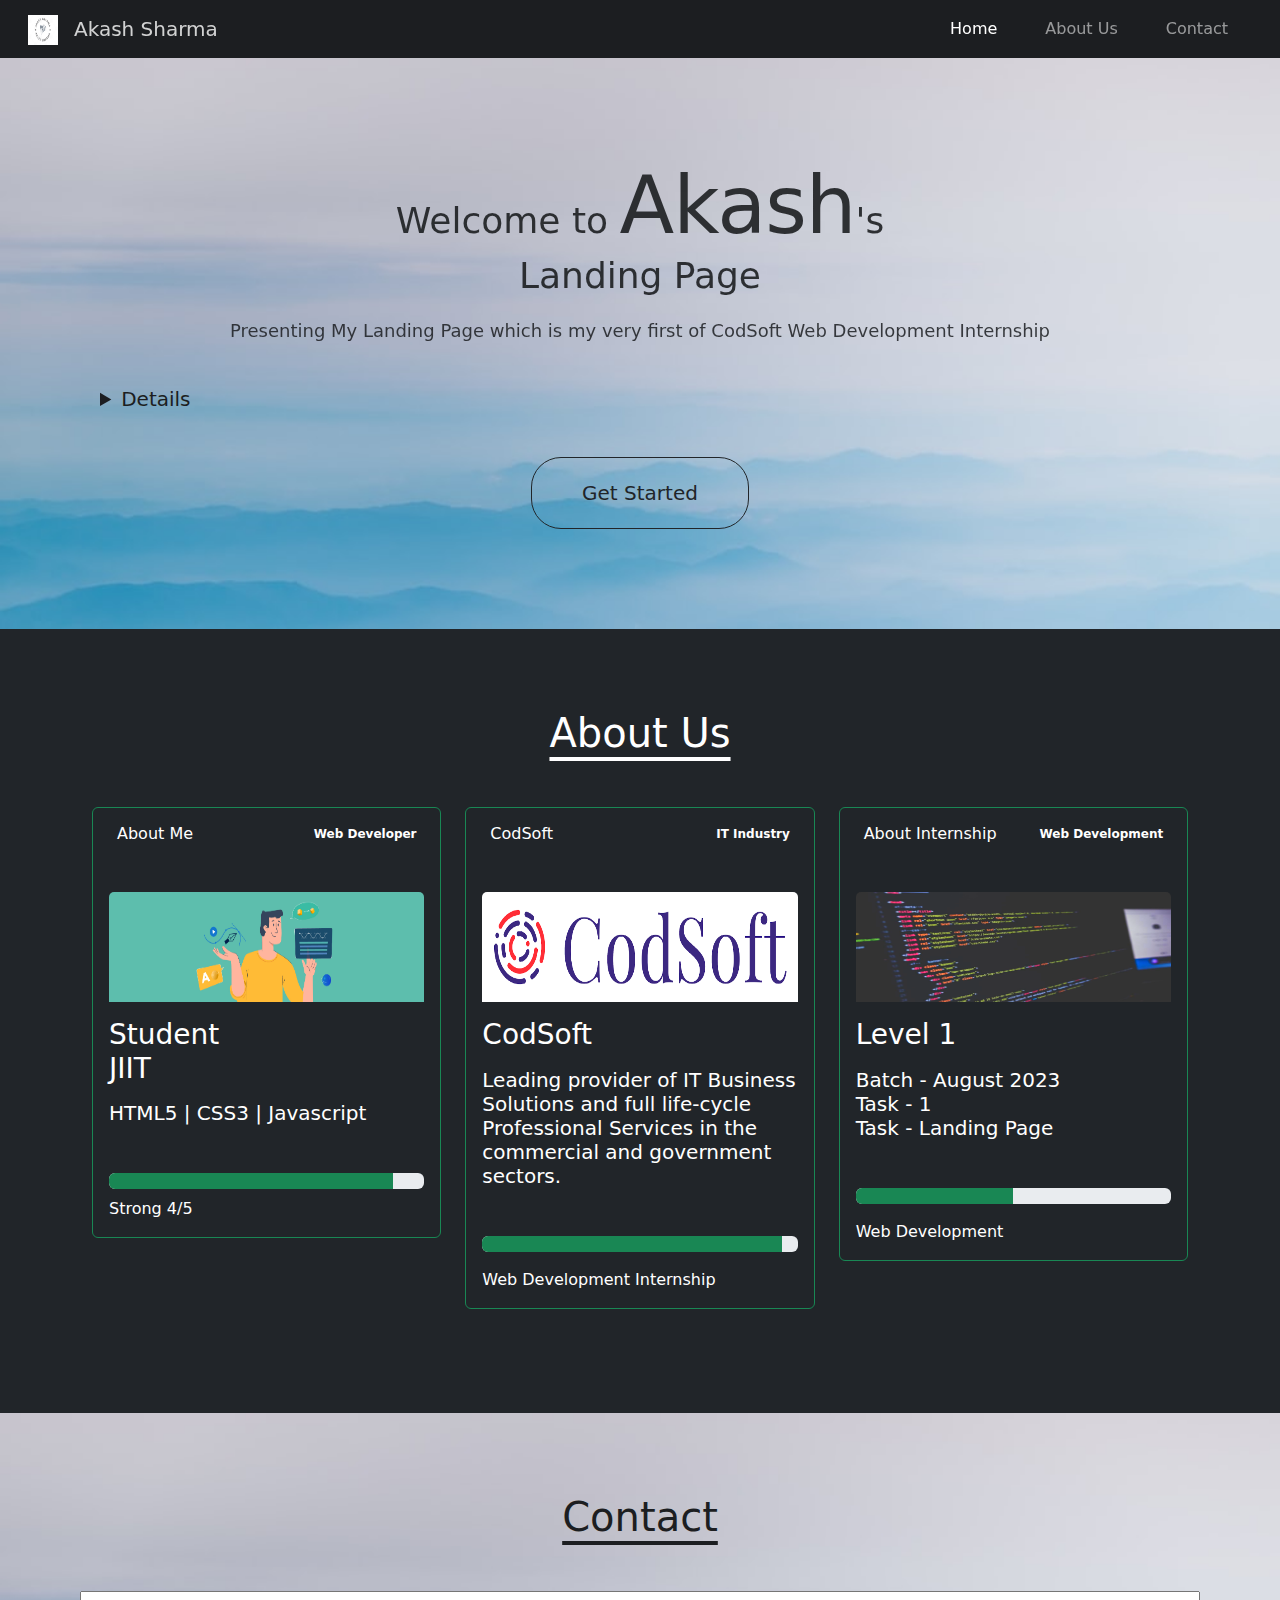
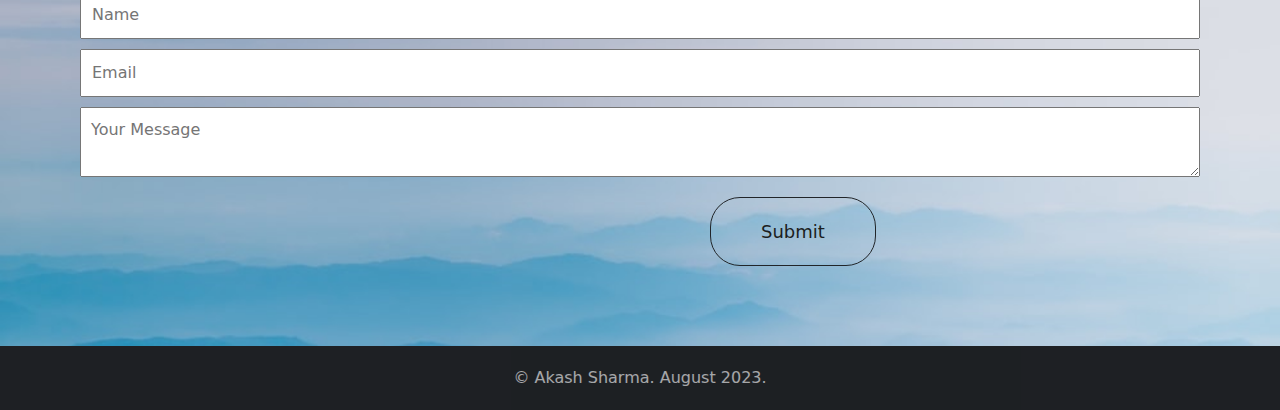
<file: Level 1/TASK 1(Landing Page)/index.html>
<!-- 
    CodSoft Internship - Web Development
    Batch - August
    Name - Akash
    Date - 04/07/2023
    Level 1 (Task 1) - Landing Page 
-->

<!DOCTYPE html>
<html>
<head>
<title>Akash - Level 1 (Task 1)</title>
<link rel="stylesheet" href="https://cdn.jsdelivr.net/npm/bootstrap@5.2.3/dist/css/bootstrap.min.css">
<link rel="stylesheet" href="style.css">
<link rel="shortcut icon" href="" type="image/x-icon">
</head>
<body class="bg-dark">

      <header>
        <nav class="navbar navbar-expand-lg navbar-dark px-xl-3 sticky-top">
          <div class="container-fluid ">
              <a class="navbar-brand" href="#"><img src="logo.png" height="30" width="30" alt="Logo"></a>
              <h1 class="logo">Akash Sharma</h1>
            <button class="navbar-toggler ml-auto custom-toggler navbar-toggler" type="button" data-bs-toggle="collapse" data-bs-target="#navbarSupportedContent" aria-controls="navbarSupportedContent" aria-expanded="false" aria-label="Toggle navigation">
              <span class="navbar-toggler-icon"></span>
            </button>
            <div class="collapse navbar-collapse justify-content-end" id="navbarSupportedContent">
              <ul class="navbar-nav px-xxl-2">
                <li class="nav-item px-3">
                  <a class="nav-link active" aria-current="page" href="#home">Home</a>
                </li>
                <li class="nav-item px-3">
                  <a class="nav-link" aria-current="page" href="#about">About Us</a>
                </li>
                <li class="nav-item px-3">
                  <a class="nav-link" aria-current="page" href="#contact">Contact</a>
                </li>	
              </ul>		  
            </div>
          </div>
        </nav>
  </header>

   <section id="home">
    <h1>Welcome to <strong>Akash</strong>'s <br> Landing Page</h1>
    <p>
        Presenting My Landing Page which is my very first of CodSoft Web Development Internship
        <Details>
            <br>
            CodSoft Web Development Internship
            <br>
            Batch - August 2023
            <br>
            Level 1 (Task 1) - Landing Page
            <br>
            Developed By - Akash    
        </Details>
    </p>
    <a href="#about" class="btn btn-outline-dark start-button">Get Started</a>
   </section>

   <section id="about">
    <h1 id="about-heading">About Us</h1>
    <div class="container mb-3">
        <div class="row">
            <div class="col-md-4">
                <div class="card p-3 mb-2 bg-dark text-white border-success">
                    <div class="d-flex justify-content-between">
                        <div class="d-flex flex-row align-items-center">
                            <div class="icon"> <i class="bx bxl-mailchimp"></i> </div>
                            <div class="ms-2 c-details">
                                <h6 class="mb-0">About Me</h6>
                            </div>
                        </div>
                        <div class="badge"> <span>Web Developer</span> </div>
                    </div>
                    <div class="mt-5">
                        <img class="card-img-top" src="./2.jpg" alt="Card1" style="background: white;" height="110">
                        <h3 class="heading mt-3">Student<br>JIIT</h3>
                        <h5 class="heading mt-3">HTML5 | CSS3 | Javascript</h5>
                        <div class="mt-5">
                            <div class="progress">
                                <div class="progress-bar bg-success" role="progressbar" style="width: 90%" aria-valuenow="50" aria-valuemin="0" aria-valuemax="100"></div>
                            </div>
                            <div class="mt-2"> <span class="text1">Strong <span class="text2">4/5</span></span> </div>
                        </div>
                    </div>
                </div>
            </div>

            <div class="col-md-4">
                <div class="card p-3 mb-2 bg-dark text-white border-success">
                    <div class="d-flex justify-content-between">
                        <div class="d-flex flex-row align-items-center">
                            <div class="icon"> <i class="bx bxl-dribbble"></i> </div>
                            <div class="ms-2 c-details">
                                <h6 class="mb-0">CodSoft</h6>
                            </div>
                        </div>
                        <div class="badge"> <span>IT Industry</span> </div>
                    </div>
                    <div class="mt-5">
                        <img class="card-img-top" src="./CodSoft-Logo.png" alt="Card1" style="filter: saturate(1.8);" height="110">
                        <h3 class="heading mt-3">CodSoft</h3>
                        <h5 class="heading mt-3">Leading provider of IT Business Solutions and full life-cycle Professional Services in the commercial and government sectors.
                        <br>
                        </h5>
                        <div class="mt-5">
                            <div class="progress">
                                <div class="progress-bar bg-success" role="progressbar" style="width: 95%" aria-valuenow="50" aria-valuemin="0" aria-valuemax="100"></div>
                            </div>
                            <div class="mt-3"> <span class="text1">Web Development Internship</span> </div>
                        </div>
                    </div>
                </div>
            </div>

            <div class="col-md-4">
                <div class="card p-3 mb-2 bg-dark text-white border-success">
                    <div class="d-flex justify-content-between">
                        <div class="d-flex flex-row align-items-center">
                            <div class="icon"> <i class="bx bxl-dribbble"></i> </div>
                            <div class="ms-2 c-details">
                                <h6 class="mb-0">About Internship</h6>
                            </div>
                        </div>
                        <div class="badge"> <span>Web Development</span> </div>
                    </div>
                    <div class="mt-5">
                        <img class="card-img-top" src="./1.jpg" alt="Card1" style="filter: saturate(1.8);" height="110">
                        <h3 class="heading mt-3">Level 1</h3>
                        <h5 class="heading mt-3">
                            Batch - August 2023
                            <br>
                            Task - 1
                            <br>
                            Task - Landing Page
                            <br>
                        </h5>
                        <div class="mt-5">
                            <div class="progress">
                                <div class="progress-bar bg-success" role="progressbar" style="width: 50%" aria-valuenow="50" aria-valuemin="0" aria-valuemax="100"></div>
                            </div>
                            <div class="mt-3"> <span class="text1">Web Development</span> </div>
                        </div>
                    </div>
                </div>
            </div>
   </section>

  <section id="contact">
    <h1 id="contact-heading">Contact</h1>
    <form>
      <input type="text" placeholder="Name">
      <input type="email" placeholder="Email">
      <textarea placeholder="Your Message"></textarea>
      <button type="submit" class="submit btn btn-outline-dark start-button text-white"><a href="#home" style="text-decoration: none;">Submit</a></button>
    </form>
  </section>

  <footer>
    <p>&copy; Akash Sharma. August 2023.</p>
  </footer>

  <script src="https://cdn.jsdelivr.net/npm/bootstrap@5.3.0/dist/js/bootstrap.bundle.min.js" integrity="sha384-geWF76RCwLtnZ8qwWowPQNguL3RmwHVBC9FhGdlKrxdiJJigb/j/68SIy3Te4Bkz" crossorigin="anonymous"></script>
</body>
</html>
</file>
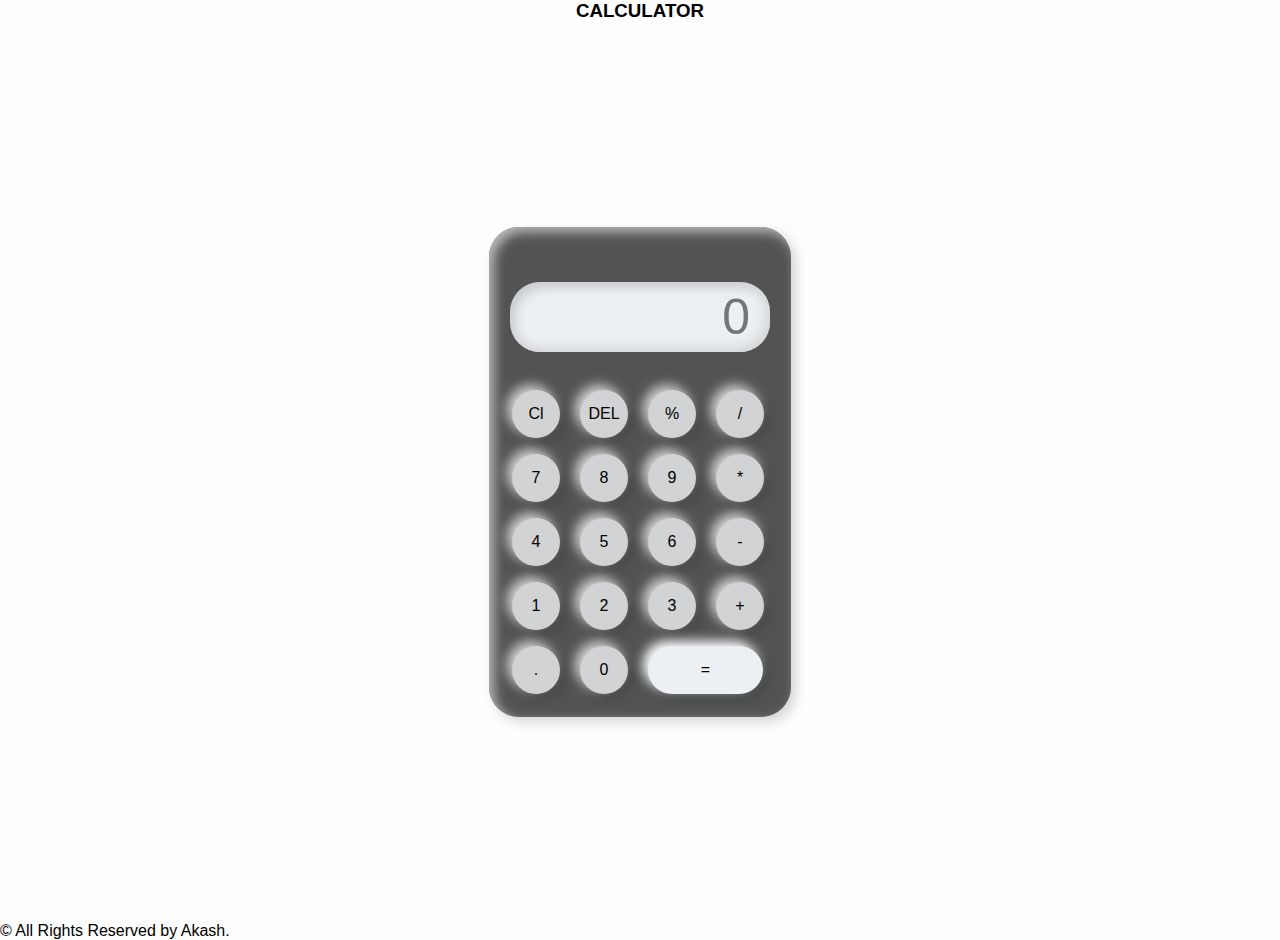
<file: Level 1/TASK 3(Calculator)/index.html>
<!-- Akash Sharma
2023 August batch
level-1 Task-3
-->

<!DOCTYPE html>
<html lang="en">
  <head>
    <meta charset="UTF-8" />
    <meta http-equiv="X-UA-Compatible" content="IE=edge" />
    <meta name="viewport" content="width=device-width, initial-scale=1.0" />
    <link rel="stylesheet" href="style.css" />
    <link rel="shortcut icon" href="image/Calculator-icon.png" type="image/x-icon" />
    <link rel="stylesheet" href="https://cdnjs.cloudflare.com/ajax/libs/font-awesome/6.4.0/css/all.min.css" integrity="sha512-iecdLmaskl7CVkqkXNQ/ZH/XLlvWZOJyj7Yy7tcenmpD1ypASozpmT/E0iPtmFIB46ZmdtAc9eNBvH0H/ZpiBw==" crossorigin="anonymous" referrerpolicy="no-referrer" />
    <title>Calculator</title>
  </head>
  <body>
    <center><h3 class="header" data-header>CALCULATOR</h3></center>
    <div class="container">
      <div class="calculator">
        <input type="text" placeholder="0" id="output-screen" />
        <button onclick="Clear()">Cl</button>
        <button onclick="del()">DEL</button>
        <button onclick="display('%')">%</button>
        <button onclick="display('/')">/</button>
        <button onclick="display('7')">7</button>
        <button onclick="display('8')">8</button>
        <button onclick="display('9')">9</button>
        <button onclick="display('*')">*</button>
        <button onclick="display('4')">4</button>
        <button onclick="display('5')">5</button>
        <button onclick="display('6')">6</button>
        <button onclick="display('-')">-</button>
        <button onclick="display('1')">1</button>
        <button onclick="display('2')">2</button>
        <button onclick="display('3')">3</button>
        <button onclick="display('+')">+</button>
        <button onclick="display('.')">.</button>
        <button onclick="display('0')">0</button>
        <button onclick="Calculate()" class="equal">=</button>
      </div>
    </div>
    <script>
      let outputScreen = document.getElementById("output-screen")

      function display(num) {
        outputScreen.value += num
      }
      function Calculate() {
        try {
          outputScreen.value = eval(outputScreen.value)
        } catch (err) {
          alert("Invalid")
        }
      }
      function Clear() {
        outputScreen.value = ""
      }
      function del() {
        outputScreen.value = outputScreen.value.slice(0, -1)
      }
    </script>
    <footer>
      <div class="footer-bottom">
        <p class="copyright">&copy; All Rights Reserved by Akash.</p>
      </div>
    </footer>
  </body>
</html>
</file>
<file: Level 1/TASK 1(Landing Page)/style.css>
body, h1, h2, p, ul, li {
  margin: 0;
  padding: 0;
}

.active {
  color: white
}

header {
  background: #1c1e21;
  position: sticky;
}

nav {
  position: sticky;
}

nav ul li:hover {
  color: white;
  opacity: 80%;
  text-decoration: underline;
  text-underline-offset: 8px;
  transition: all 0.3s;
}

.logo {
  color: white;
  opacity: 80%;
  font-size: 20px;
}
  
#home {
  background-size: cover;
  text-align: center;
  padding: 100px;
  color: #1c1e21;
  background-image: url("BG.jpeg");
}
  
#home h1 {
  font-size: 36px;
  opacity: 90%;
  margin-bottom: 20px;
}
  
#home p {
  font-size: 18px;
  margin-bottom: 40px;
  opacity: 85%;
}
  
.btn {
  margin-top: 3px;
  display: inline-block;
  padding: 10px 20px;
  text-decoration: none;
}

strong {
  font-size: 80px;
  font-weight: 500;
  letter-spacing: -1px;
}

details {
  cursor: pointer;
  font-size: 20px;
  text-align: left;;
}

#about {
  margin-top: 0px;
}

#about-heading, #contact-heading {
  margin-bottom: 50px;
  text-decoration: underline;
  text-underline-offset: 10px;
  align-items: center;
  text-align: center;
  color: white;
}

#contact-heading {
  color: #1c1e21;
}

#contact {
  background-size: cover;
  background-image: url("./BG.jpeg");
  color: #1c1e21;
}

.start-button {
  padding: 20px 50px;
  font-size: 20px;
}

.start-button:hover {
  color: white;
}

.btn {
  border-radius: 30px;
}

.submit {
  margin-top: 10px;
  padding: 20px 50px;
  margin-left: 630px;
  border-radius: 30px;
  font-size: 18px;
}

.submit a {
  color: #1c1e21;
  text-decoration: none;
}

.submit:hover a {
  color: white;
}

section {
  padding: 80px;
}

form input,
form textarea {
  display: block;
  margin-bottom: 10px;
  padding: 10px;
  width: 100%;
}
  
form button {
  background-color: #333;
  color: #fff;
  padding: 10px 20px;
  border: none;
  cursor: pointer;
}
  
footer {
  display: flex;
  justify-content: center;
  align-items: center;
  background-color: #1c1e21;
  padding: 20px;
  color: #ffffff;
  opacity: 60%;
}

.card:hover {
  transform: scale(1.01);
  transition: all 0.5s;
  box-shadow: 0 2px 8px rgb(123, 177, 122);
}
</file>
<file: Level 1/TASK 3(Calculator)/style.css>
*{
    margin: 0;
    padding: 0;
    box-sizing: border-box;
    background-color: #fdfdfd;
    font-family: sans-serif;
    outline: none;
}
.container{
    height: 100vh;
    display: flex;
    justify-content: center;
    align-items: center;
}
.calculator{
    background-color: #525454;
    padding: 15px;
    border-radius: 30px;
    box-shadow: inset 5px 5px 12px #bbbbbb,
                      5px 5px 12px rgba(0,0,0,.16);
    display: grid;
    grid-template-columns: repeat(4,68px);
}
input{
    grid-column: span 4;
    height: 70px;
    width: 260px;
    background-color: #ecf0f3;
    box-shadow: inset -5px -5px 12px #d7d7d7,
                inset 5px 5px 12px rgba(0,0,0,.16);
    border: none;
    border-radius: 30px;
    color: rgb(70, 70, 70);
    font-size: 50px;
    text-align: end;
    margin: auto;
    margin-top: 40px;
    margin-bottom: 30px;
    padding: 20px;
}
button{
    height: 48px;
    width: 48px;
    background-color: #d1d3d4;
    box-shadow: -5px -5px 12px #d1d1d1,
                5px 5px 12px rgba(0,0,0,.16);
    border: none;
    border-radius: 50%;
    margin: 8px;
    font-size: 16px;
}
.equal{
    width: 115px;
    border-radius: 40px;
    background-color: #ecf0f3;
    box-shadow: -5px -5px 12px #ffffff,
                5px 5px 12px rgba(0,0,0,.16);
}
</file>
